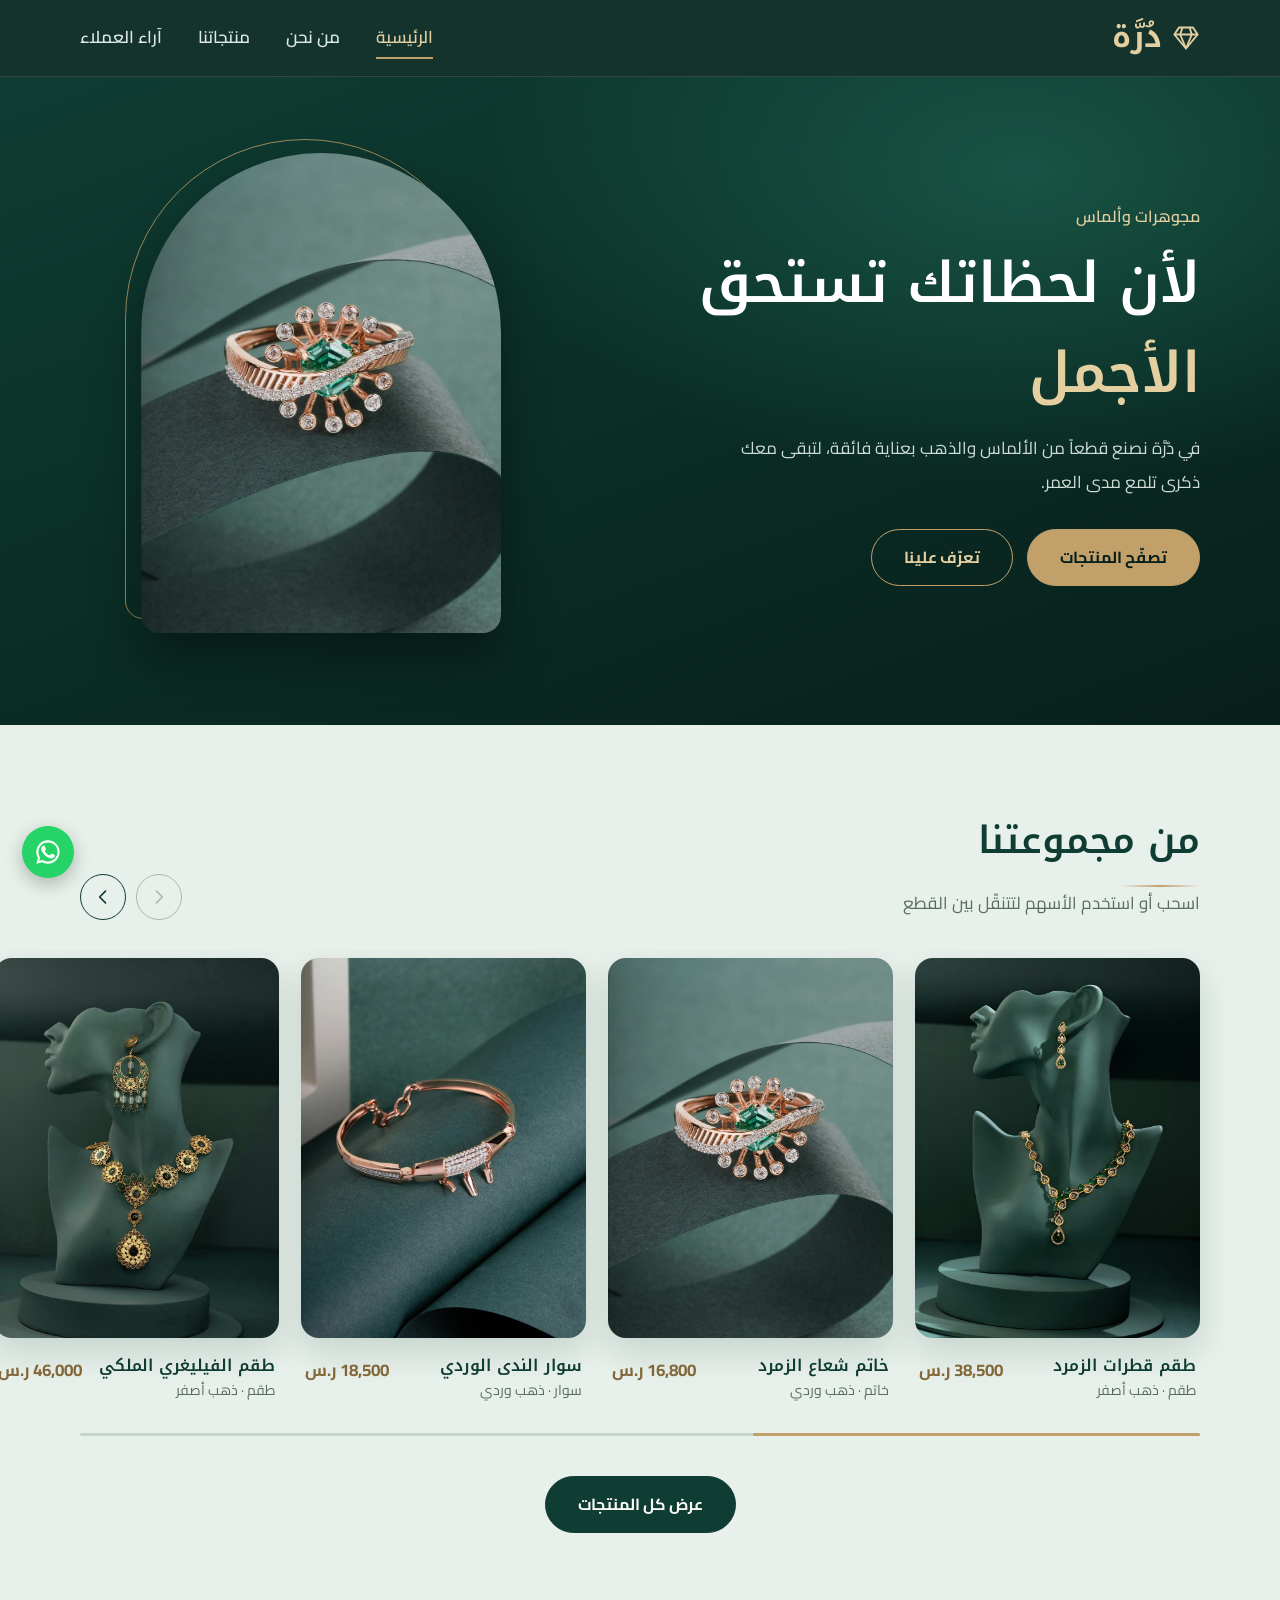
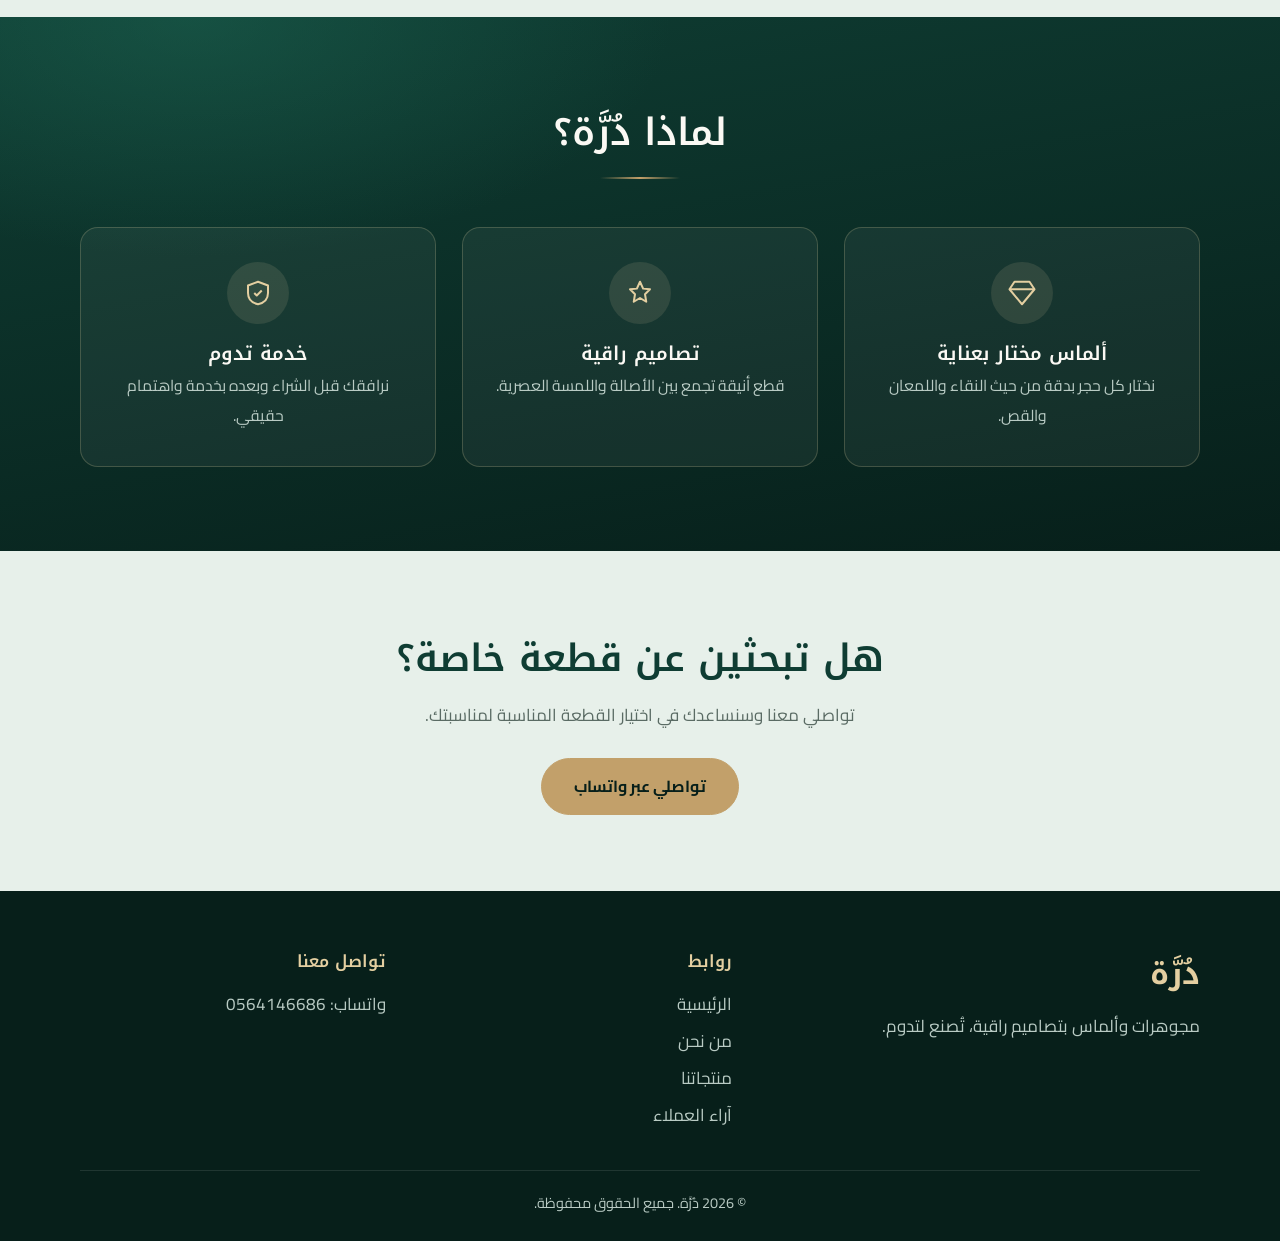
<file: index.html>
<!DOCTYPE html>
<html lang="ar" dir="rtl">
<head>
  <meta charset="UTF-8">
  <meta name="viewport" content="width=device-width, initial-scale=1">
  <title>دُرَّة | مجوهرات وألماس</title>
  <meta name="description" content="دُرَّة للمجوهرات والألماس: تصاميم راقية تليق بأجمل لحظاتك.">
  <link rel="preconnect" href="https://fonts.googleapis.com">
  <link rel="preconnect" href="https://fonts.gstatic.com" crossorigin>
  <link href="https://fonts.googleapis.com/css2?family=Cairo:wght@400;500;600;700&family=Noto+Kufi+Arabic:wght@500;600;700&display=swap" rel="stylesheet">
  <link rel="stylesheet" href="style.css">
</head>
<body>

<header class="site-header">
  <div class="container nav-wrap">
    <a href="index.html" class="logo">
      <svg viewBox="0 0 24 24" fill="none" stroke="#E4CFA1" stroke-width="1.6" stroke-linejoin="round"><path d="M6 3h12l4 6-10 12L2 9z"/><path d="M2 9h20M9 3l-2 6 5 12 5-12-2-6"/></svg>
      دُرَّة
    </a>
    <nav>
      <ul class="nav-links">
        <li><a href="index.html" class="active">الرئيسية</a></li>
        <li><a href="about.html">من نحن</a></li>
        <li><a href="products.html">منتجاتنا</a></li>
        <li><a href="reviews.html">آراء العملاء</a></li>
      </ul>
    </nav>
    <button class="menu-btn" aria-label="القائمة"><span></span><span></span><span></span></button>
  </div>
</header>

<section class="hero">
  <div class="container hero-grid">
    <div>
      <small>مجوهرات وألماس</small>
      <h1>لأن لحظاتك تستحق <em>الأجمل</em></h1>
      <p>في دُرَّة نصنع قطعاً من الألماس والذهب بعناية فائقة، لتبقى معك ذكرى تلمع مدى العمر.</p>
      <div class="hero-actions">
        <a href="products.html" class="btn btn-gold">تصفّح المنتجات</a>
        <a href="about.html" class="btn btn-outline">تعرّف علينا</a>
      </div>
    </div>
    <div class="hero-frame">
      <img src="images/ring-emerald.jpg" alt="خاتم ذهب وردي بحجر زمردي">
    </div>
  </div>
</section>

<section class="section light showcase">
  <div class="container showcase-head">
    <div>
      <h2>من مجموعتنا</h2>
      <div class="divider" style="margin-inline:0"></div>
      <p>اسحب أو استخدم الأسهم لتتنقّل بين القطع</p>
    </div>
    <div class="car-nav">
      <button class="car-btn car-prev" aria-label="السابق"><svg viewBox="0 0 24 24" fill="none" stroke="currentColor" stroke-width="2" stroke-linecap="round" stroke-linejoin="round"><path d="M9 5l7 7-7 7"/></svg></button>
      <button class="car-btn car-next" aria-label="التالي"><svg viewBox="0 0 24 24" fill="none" stroke="currentColor" stroke-width="2" stroke-linecap="round" stroke-linejoin="round"><path d="M15 5l-7 7 7 7"/></svg></button>
    </div>
  </div>
  <div class="car-track" id="carousel" tabindex="0" aria-label="قطع المجوهرات"></div>
  <div class="container"><div class="car-progress"><span></span></div></div>
  <div class="center">
    <a href="products.html" class="btn btn-dark">عرض كل المنتجات</a>
  </div>
</section>

<section class="section dark">
  <div class="container">
    <div class="section-head reveal">
      <h2>لماذا دُرَّة؟</h2>
      <div class="divider"></div>
    </div>
    <div class="features">
      <div class="feature reveal">
        <div class="icon"><svg viewBox="0 0 24 24" fill="none" stroke="currentColor" stroke-width="1.6" stroke-linejoin="round"><path d="M6 3h12l4 6-10 12L2 9z"/><path d="M2 9h20"/></svg></div>
        <h3>ألماس مختار بعناية</h3>
        <p>نختار كل حجر بدقة من حيث النقاء واللمعان والقص.</p>
      </div>
      <div class="feature reveal">
        <div class="icon"><svg viewBox="0 0 24 24" fill="none" stroke="currentColor" stroke-width="1.6" stroke-linejoin="round"><path d="M12 3l2.5 5.5L20 9l-4 4 1 6-5-3-5 3 1-6-4-4 5.5-.5z"/></svg></div>
        <h3>تصاميم راقية</h3>
        <p>قطع أنيقة تجمع بين الأصالة واللمسة العصرية.</p>
      </div>
      <div class="feature reveal">
        <div class="icon"><svg viewBox="0 0 24 24" fill="none" stroke="currentColor" stroke-width="1.6" stroke-linejoin="round"><path d="M12 3l8 3v6c0 5-3.5 8-8 9-4.5-1-8-4-8-9V6z"/><path d="M9 12l2 2 4-4"/></svg></div>
        <h3>خدمة تدوم</h3>
        <p>نرافقك قبل الشراء وبعده بخدمة واهتمام حقيقي.</p>
      </div>
    </div>
  </div>
</section>

<section class="cta">
  <div class="container reveal">
    <h2>هل تبحثين عن قطعة خاصة؟</h2>
    <p>تواصلي معنا وسنساعدك في اختيار القطعة المناسبة لمناسبتك.</p>
    <a href="#" class="btn btn-gold" data-order="أرغب بالمساعدة في اختيار قطعة">تواصلي عبر واتساب</a>
  </div>
</section>

<footer class="site-footer">
  <div class="container footer-grid">
    <div>
      <a href="index.html" class="logo">دُرَّة</a>
      <p>مجوهرات وألماس بتصاميم راقية، تُصنع لتدوم.</p>
    </div>
    <div>
      <h4>روابط</h4>
      <ul>
        <li><a href="index.html">الرئيسية</a></li>
        <li><a href="about.html">من نحن</a></li>
        <li><a href="products.html">منتجاتنا</a></li>
        <li><a href="reviews.html">آراء العملاء</a></li>
      </ul>
    </div>
    <div>
      <h4>تواصل معنا</h4>
      <ul>
        <li><a href="https://wa.me/966564146686" target="_blank" rel="noopener">واتساب: 0564146686</a></li>
      </ul>
    </div>
  </div>
  <div class="container copy">© <span id="year">2026</span> دُرَّة. جميع الحقوق محفوظة.</div>
</footer>

<a class="wa-float" href="https://wa.me/966564146686" target="_blank" rel="noopener" aria-label="تواصل عبر واتساب">
  <svg viewBox="0 0 24 24" fill="currentColor"><path d="M17.5 14.4c-.3-.1-1.7-.8-2-.9-.3-.1-.5-.1-.7.1-.2.3-.8.9-.9 1.1-.2.2-.3.2-.6.1-.3-.1-1.2-.4-2.3-1.4-.9-.8-1.4-1.7-1.6-2-.2-.3 0-.4.1-.6l.4-.5c.1-.2.2-.3.3-.5.1-.2 0-.4 0-.5-.1-.1-.7-1.6-.9-2.2-.2-.6-.5-.5-.7-.5h-.6c-.2 0-.5.1-.8.4-.3.3-1 1-1 2.4s1 2.8 1.2 3c.1.2 2 3.1 4.9 4.3.7.3 1.2.5 1.6.6.7.2 1.3.2 1.8.1.5-.1 1.7-.7 1.9-1.4.2-.7.2-1.2.2-1.4-.1-.1-.3-.2-.6-.3zM12 2a10 10 0 00-8.6 15.1L2 22l5-1.3A10 10 0 1012 2zm0 18.2c-1.5 0-3-.4-4.2-1.2l-.3-.2-3 .8.8-2.9-.2-.3A8.2 8.2 0 1112 20.2z"/></svg>
</a>

<script src="products.js"></script>
<script src="script.js"></script>
</body>
</html>
</file>
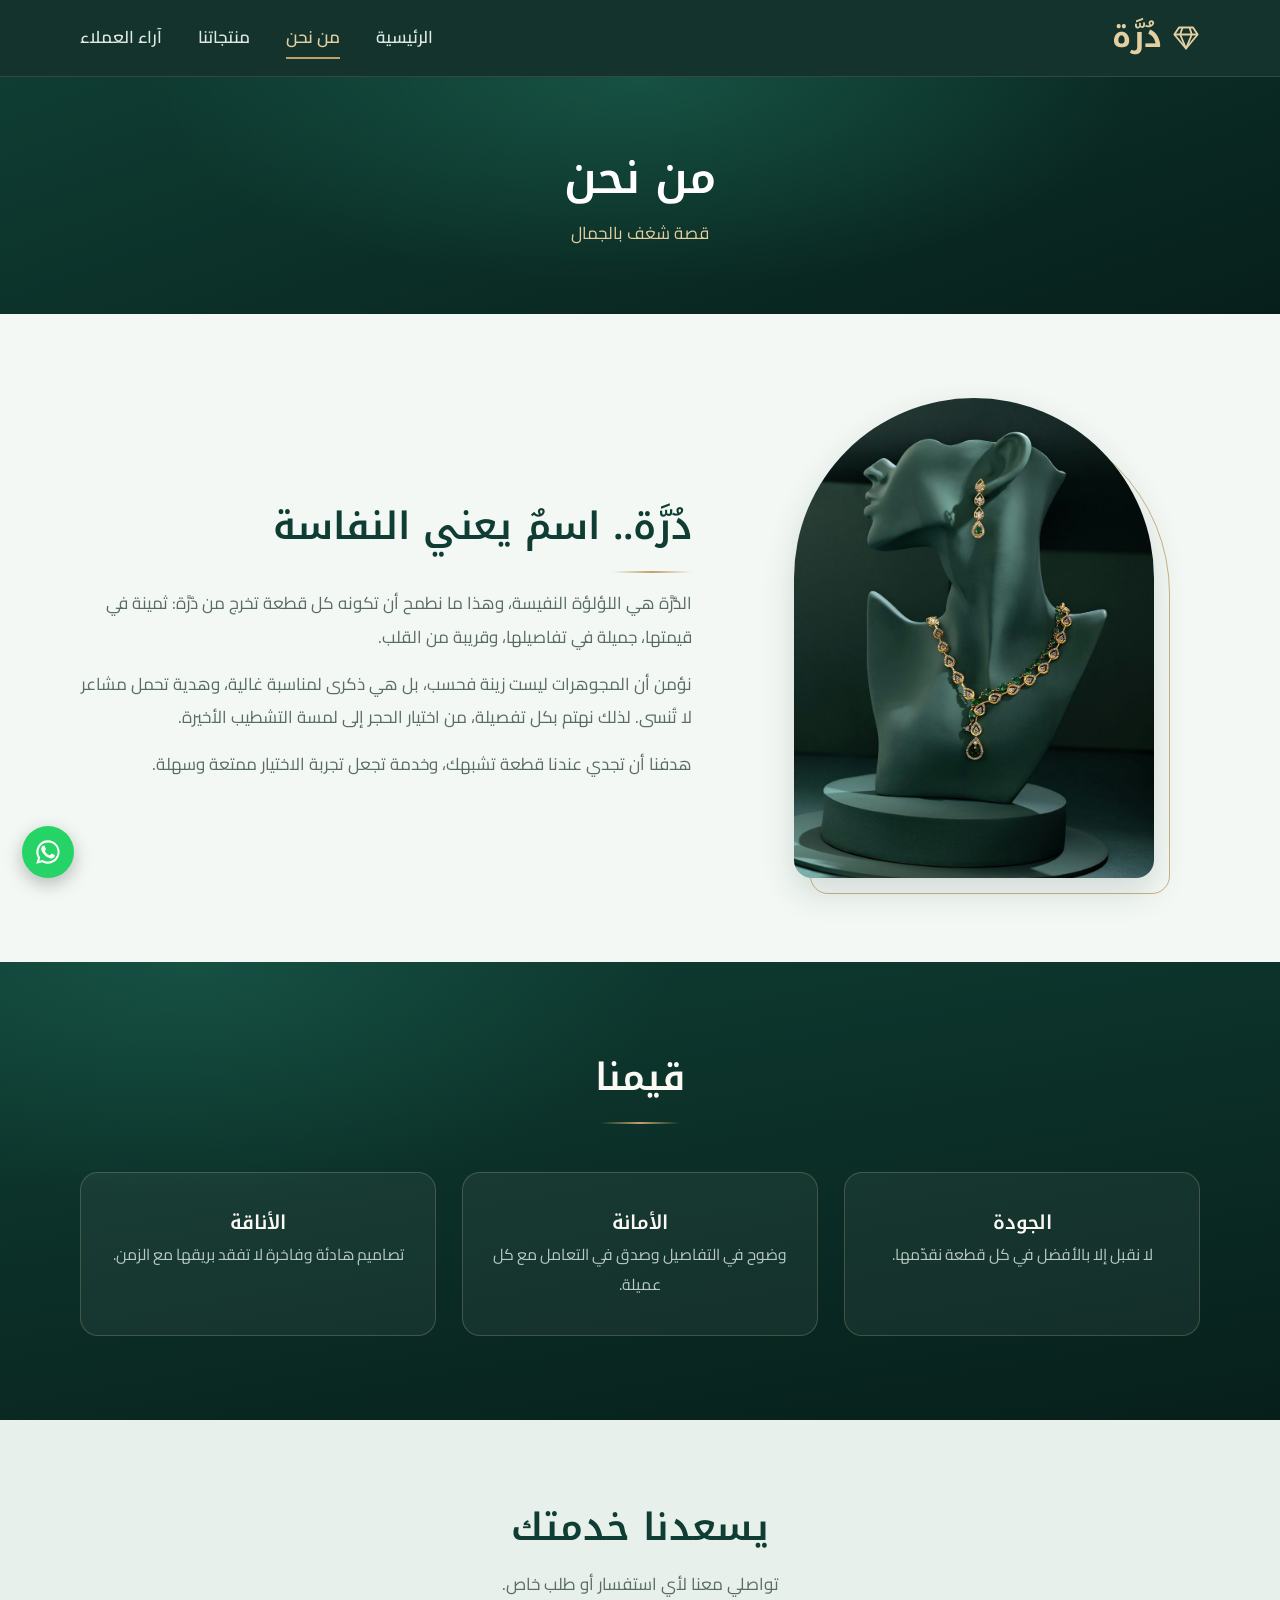
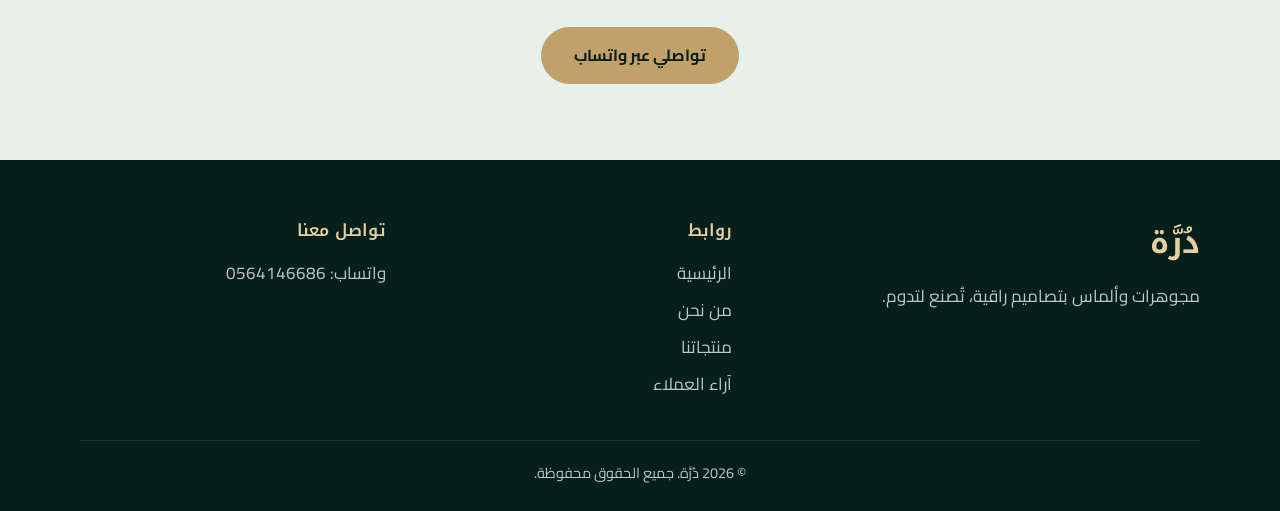
<file: about.html>
<!DOCTYPE html>
<html lang="ar" dir="rtl">
<head>
  <meta charset="UTF-8">
  <meta name="viewport" content="width=device-width, initial-scale=1">
  <title>من نحن | دُرَّة</title>
  <meta name="description" content="تعرّف على دُرَّة، قصتنا وقيمنا في عالم المجوهرات والألماس.">
  <link rel="preconnect" href="https://fonts.googleapis.com">
  <link rel="preconnect" href="https://fonts.gstatic.com" crossorigin>
  <link href="https://fonts.googleapis.com/css2?family=Cairo:wght@400;500;600;700&family=Noto+Kufi+Arabic:wght@500;600;700&display=swap" rel="stylesheet">
  <link rel="stylesheet" href="style.css">
</head>
<body>

<header class="site-header">
  <div class="container nav-wrap">
    <a href="index.html" class="logo">
      <svg viewBox="0 0 24 24" fill="none" stroke="#E4CFA1" stroke-width="1.6" stroke-linejoin="round"><path d="M6 3h12l4 6-10 12L2 9z"/><path d="M2 9h20M9 3l-2 6 5 12 5-12-2-6"/></svg>
      دُرَّة
    </a>
    <nav>
      <ul class="nav-links">
        <li><a href="index.html">الرئيسية</a></li>
        <li><a href="about.html" class="active">من نحن</a></li>
        <li><a href="products.html">منتجاتنا</a></li>
        <li><a href="reviews.html">آراء العملاء</a></li>
      </ul>
    </nav>
    <button class="menu-btn" aria-label="القائمة"><span></span><span></span><span></span></button>
  </div>
</header>

<section class="page-hero">
  <div class="container">
    <h1>من نحن</h1>
    <p>قصة شغف بالجمال</p>
  </div>
</section>

<section class="section">
  <div class="container">
    <div class="about-grid">
      <div class="about-frame reveal">
        <img src="images/set-emerald.jpg" alt="طقم مجوهرات بأحجار خضراء" loading="lazy">
      </div>
      <div class="about-text reveal">
        <h2>دُرَّة.. اسمٌ يعني النفاسة</h2>
        <div class="divider" style="margin-inline:0"></div>
        <p>الدُّرَّة هي اللؤلؤة النفيسة، وهذا ما نطمح أن تكونه كل قطعة تخرج من دُرَّة: ثمينة في قيمتها، جميلة في تفاصيلها، وقريبة من القلب.</p>
        <p>نؤمن أن المجوهرات ليست زينة فحسب، بل هي ذكرى لمناسبة غالية، وهدية تحمل مشاعر لا تُنسى. لذلك نهتم بكل تفصيلة، من اختيار الحجر إلى لمسة التشطيب الأخيرة.</p>
        <p>هدفنا أن تجدي عندنا قطعة تشبهك، وخدمة تجعل تجربة الاختيار ممتعة وسهلة.</p>
      </div>
    </div>
  </div>
</section>

<section class="section dark">
  <div class="container">
    <div class="section-head reveal">
      <h2>قيمنا</h2>
      <div class="divider"></div>
    </div>
    <div class="features">
      <div class="feature reveal">
        <h3>الجودة</h3>
        <p>لا نقبل إلا بالأفضل في كل قطعة نقدّمها.</p>
      </div>
      <div class="feature reveal">
        <h3>الأمانة</h3>
        <p>وضوح في التفاصيل وصدق في التعامل مع كل عميلة.</p>
      </div>
      <div class="feature reveal">
        <h3>الأناقة</h3>
        <p>تصاميم هادئة وفاخرة لا تفقد بريقها مع الزمن.</p>
      </div>
    </div>
  </div>
</section>

<section class="cta">
  <div class="container reveal">
    <h2>يسعدنا خدمتك</h2>
    <p>تواصلي معنا لأي استفسار أو طلب خاص.</p>
    <a href="#" class="btn btn-gold" data-order="لدي استفسار">تواصلي عبر واتساب</a>
  </div>
</section>

<footer class="site-footer">
  <div class="container footer-grid">
    <div>
      <a href="index.html" class="logo">دُرَّة</a>
      <p>مجوهرات وألماس بتصاميم راقية، تُصنع لتدوم.</p>
    </div>
    <div>
      <h4>روابط</h4>
      <ul>
        <li><a href="index.html">الرئيسية</a></li>
        <li><a href="about.html">من نحن</a></li>
        <li><a href="products.html">منتجاتنا</a></li>
        <li><a href="reviews.html">آراء العملاء</a></li>
      </ul>
    </div>
    <div>
      <h4>تواصل معنا</h4>
      <ul>
        <li><a href="https://wa.me/966564146686" target="_blank" rel="noopener">واتساب: 0564146686</a></li>
      </ul>
    </div>
  </div>
  <div class="container copy">© <span id="year">2026</span> دُرَّة. جميع الحقوق محفوظة.</div>
</footer>

<a class="wa-float" href="https://wa.me/966564146686" target="_blank" rel="noopener" aria-label="تواصل عبر واتساب">
  <svg viewBox="0 0 24 24" fill="currentColor"><path d="M17.5 14.4c-.3-.1-1.7-.8-2-.9-.3-.1-.5-.1-.7.1-.2.3-.8.9-.9 1.1-.2.2-.3.2-.6.1-.3-.1-1.2-.4-2.3-1.4-.9-.8-1.4-1.7-1.6-2-.2-.3 0-.4.1-.6l.4-.5c.1-.2.2-.3.3-.5.1-.2 0-.4 0-.5-.1-.1-.7-1.6-.9-2.2-.2-.6-.5-.5-.7-.5h-.6c-.2 0-.5.1-.8.4-.3.3-1 1-1 2.4s1 2.8 1.2 3c.1.2 2 3.1 4.9 4.3.7.3 1.2.5 1.6.6.7.2 1.3.2 1.8.1.5-.1 1.7-.7 1.9-1.4.2-.7.2-1.2.2-1.4-.1-.1-.3-.2-.6-.3zM12 2a10 10 0 00-8.6 15.1L2 22l5-1.3A10 10 0 1012 2zm0 18.2c-1.5 0-3-.4-4.2-1.2l-.3-.2-3 .8.8-2.9-.2-.3A8.2 8.2 0 1112 20.2z"/></svg>
</a>

<script src="script.js"></script>
</body>
</html>
</file>
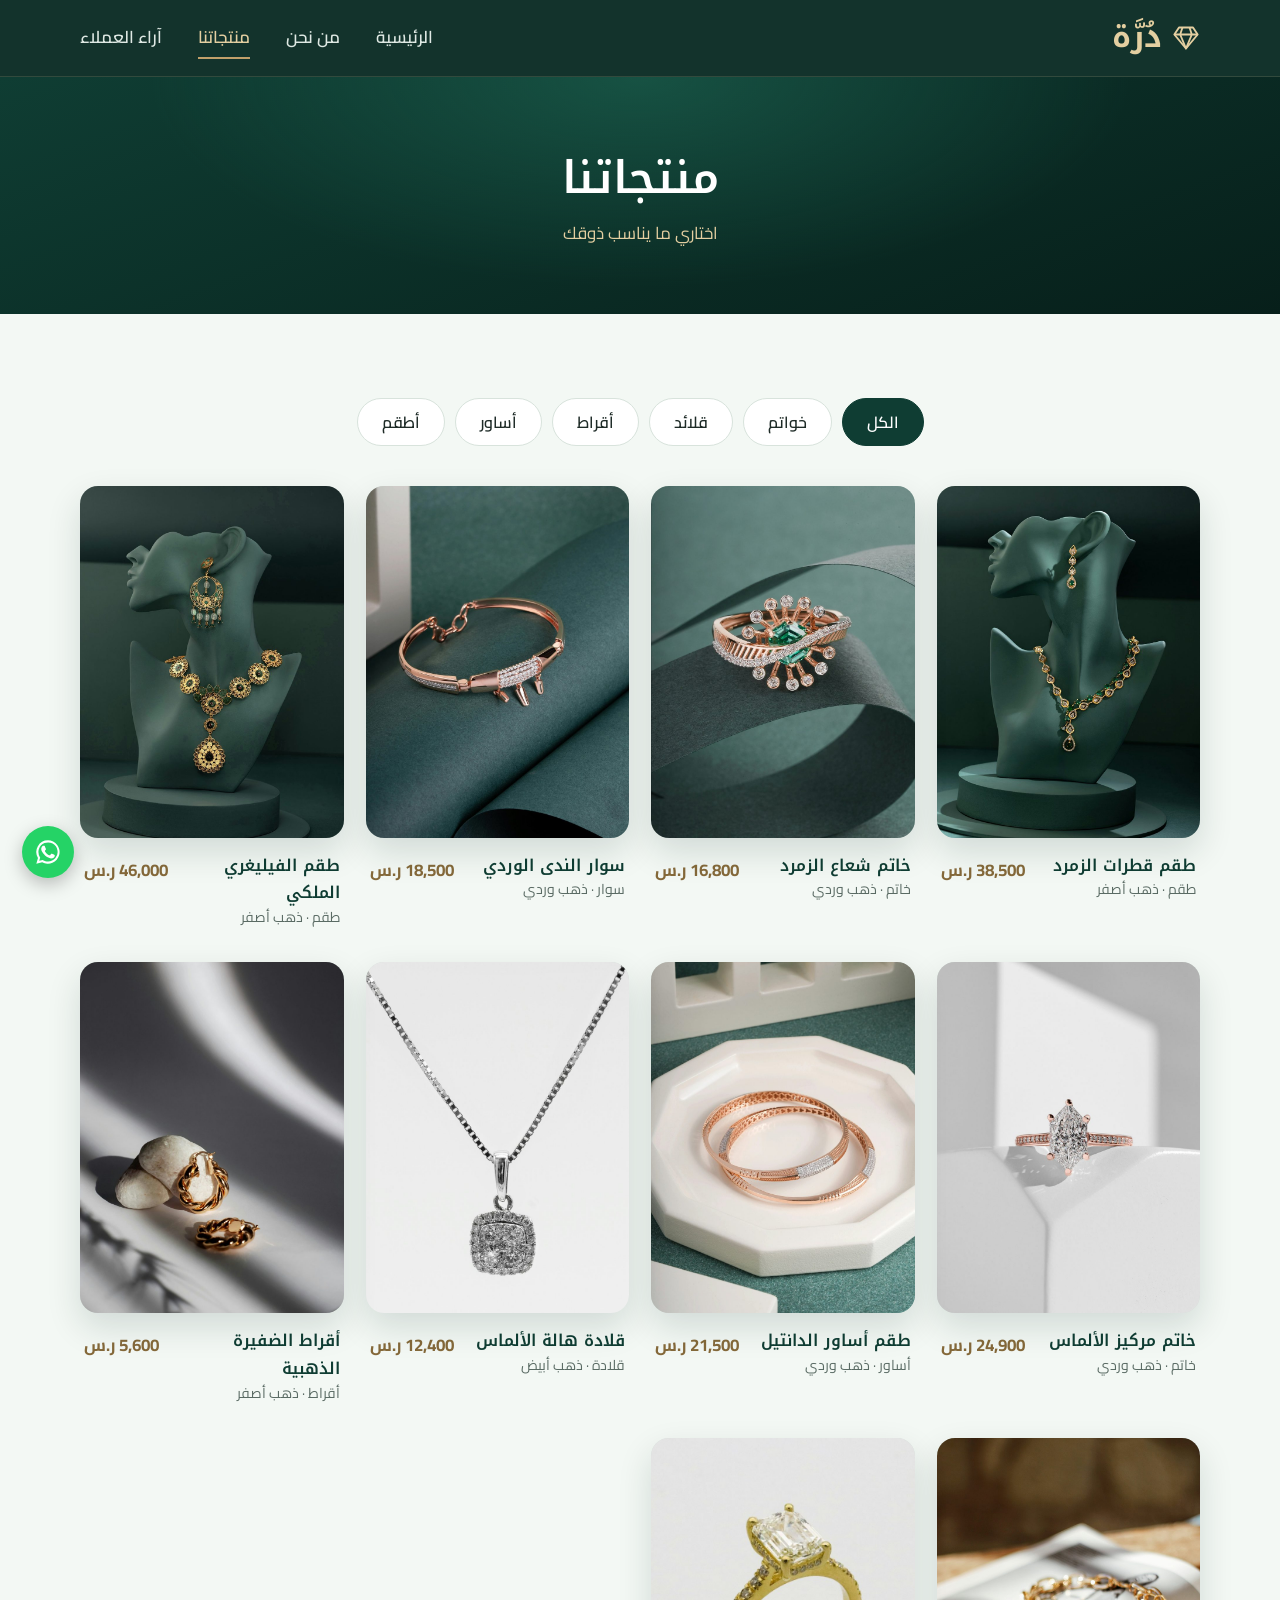
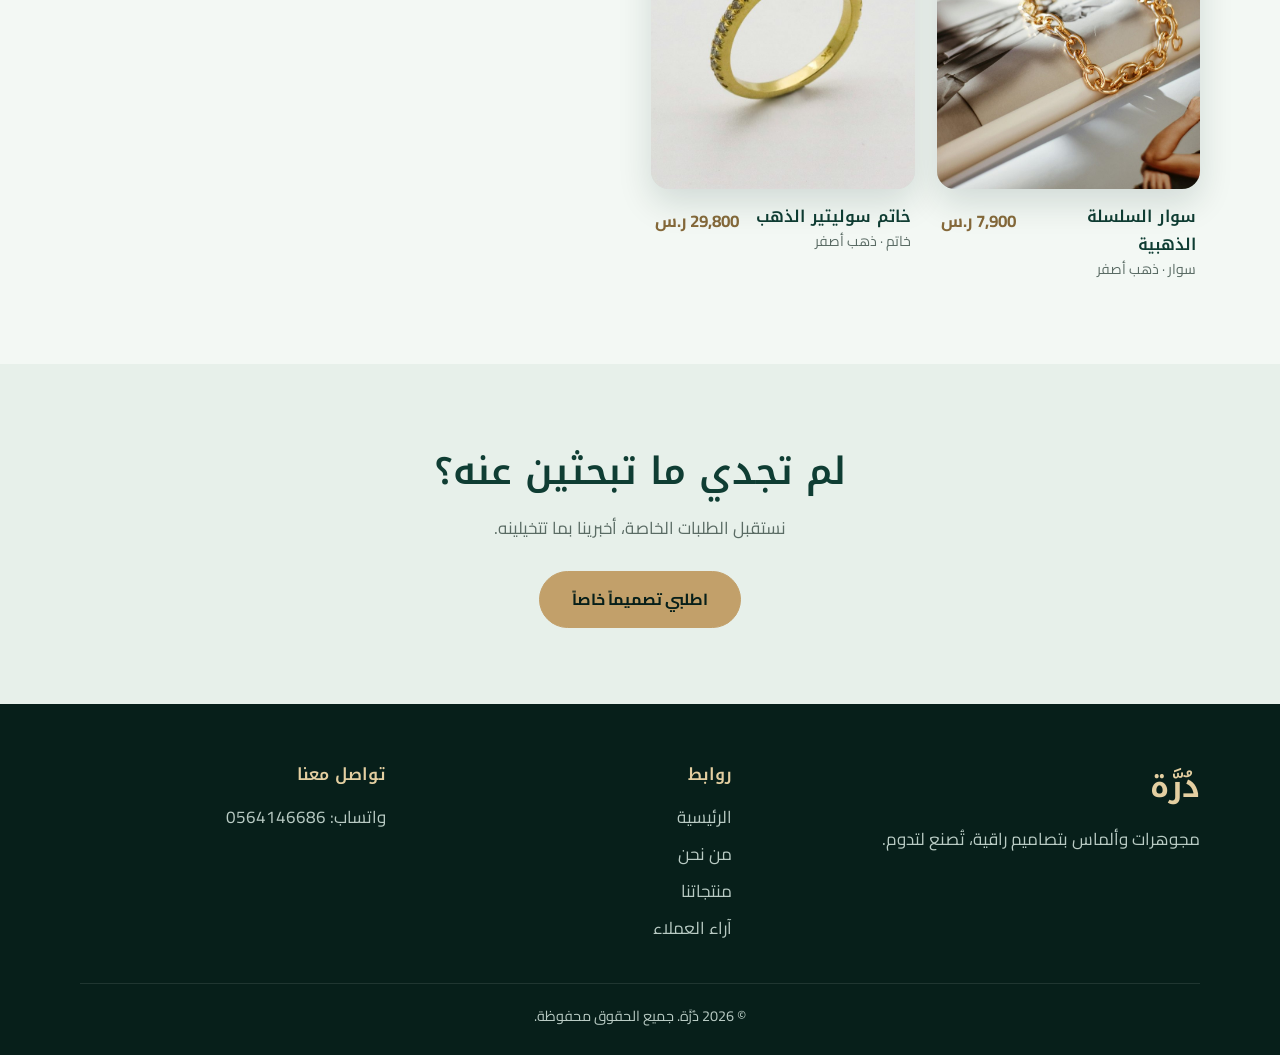
<file: products.html>
<!DOCTYPE html>
<html lang="ar" dir="rtl">
<head>
  <meta charset="UTF-8">
  <meta name="viewport" content="width=device-width, initial-scale=1">
  <title>منتجاتنا | دُرَّة</title>
  <meta name="description" content="خواتم وقلائد وأقراط وأساور وأطقم من الألماس والذهب من دُرَّة.">
  <link rel="preconnect" href="https://fonts.googleapis.com">
  <link rel="preconnect" href="https://fonts.gstatic.com" crossorigin>
  <link href="https://fonts.googleapis.com/css2?family=Cairo:wght@400;500;600;700&family=Noto+Kufi+Arabic:wght@500;600;700&display=swap" rel="stylesheet">
  <link rel="stylesheet" href="style.css">
</head>
<body>

<header class="site-header">
  <div class="container nav-wrap">
    <a href="index.html" class="logo">
      <svg viewBox="0 0 24 24" fill="none" stroke="#E4CFA1" stroke-width="1.6" stroke-linejoin="round"><path d="M6 3h12l4 6-10 12L2 9z"/><path d="M2 9h20M9 3l-2 6 5 12 5-12-2-6"/></svg>
      دُرَّة
    </a>
    <nav>
      <ul class="nav-links">
        <li><a href="index.html">الرئيسية</a></li>
        <li><a href="about.html">من نحن</a></li>
        <li><a href="products.html" class="active">منتجاتنا</a></li>
        <li><a href="reviews.html">آراء العملاء</a></li>
      </ul>
    </nav>
    <button class="menu-btn" aria-label="القائمة"><span></span><span></span><span></span></button>
  </div>
</header>

<section class="page-hero">
  <div class="container">
    <h1>منتجاتنا</h1>
    <p>اختاري ما يناسب ذوقك</p>
  </div>
</section>

<section class="section">
  <div class="container">
    <div class="filters">
      <button class="filter-btn active" data-filter="all">الكل</button>
      <button class="filter-btn" data-filter="rings">خواتم</button>
      <button class="filter-btn" data-filter="necklaces">قلائد</button>
      <button class="filter-btn" data-filter="earrings">أقراط</button>
      <button class="filter-btn" data-filter="bracelets">أساور</button>
      <button class="filter-btn" data-filter="sets">أطقم</button>
    </div>
    <div class="grid" id="productGrid"></div>
  </div>
</section>

<section class="cta">
  <div class="container reveal">
    <h2>لم تجدي ما تبحثين عنه؟</h2>
    <p>نستقبل الطلبات الخاصة، أخبرينا بما تتخيلينه.</p>
    <a href="#" class="btn btn-gold" data-order="أرغب بطلب تصميم خاص">اطلبي تصميماً خاصاً</a>
  </div>
</section>

<footer class="site-footer">
  <div class="container footer-grid">
    <div>
      <a href="index.html" class="logo">دُرَّة</a>
      <p>مجوهرات وألماس بتصاميم راقية، تُصنع لتدوم.</p>
    </div>
    <div>
      <h4>روابط</h4>
      <ul>
        <li><a href="index.html">الرئيسية</a></li>
        <li><a href="about.html">من نحن</a></li>
        <li><a href="products.html">منتجاتنا</a></li>
        <li><a href="reviews.html">آراء العملاء</a></li>
      </ul>
    </div>
    <div>
      <h4>تواصل معنا</h4>
      <ul>
        <li><a href="https://wa.me/966564146686" target="_blank" rel="noopener">واتساب: 0564146686</a></li>
      </ul>
    </div>
  </div>
  <div class="container copy">© <span id="year">2026</span> دُرَّة. جميع الحقوق محفوظة.</div>
</footer>

<a class="wa-float" href="https://wa.me/966564146686" target="_blank" rel="noopener" aria-label="تواصل عبر واتساب">
  <svg viewBox="0 0 24 24" fill="currentColor"><path d="M17.5 14.4c-.3-.1-1.7-.8-2-.9-.3-.1-.5-.1-.7.1-.2.3-.8.9-.9 1.1-.2.2-.3.2-.6.1-.3-.1-1.2-.4-2.3-1.4-.9-.8-1.4-1.7-1.6-2-.2-.3 0-.4.1-.6l.4-.5c.1-.2.2-.3.3-.5.1-.2 0-.4 0-.5-.1-.1-.7-1.6-.9-2.2-.2-.6-.5-.5-.7-.5h-.6c-.2 0-.5.1-.8.4-.3.3-1 1-1 2.4s1 2.8 1.2 3c.1.2 2 3.1 4.9 4.3.7.3 1.2.5 1.6.6.7.2 1.3.2 1.8.1.5-.1 1.7-.7 1.9-1.4.2-.7.2-1.2.2-1.4-.1-.1-.3-.2-.6-.3zM12 2a10 10 0 00-8.6 15.1L2 22l5-1.3A10 10 0 1012 2zm0 18.2c-1.5 0-3-.4-4.2-1.2l-.3-.2-3 .8.8-2.9-.2-.3A8.2 8.2 0 1112 20.2z"/></svg>
</a>

<script src="products.js"></script>
<script src="script.js"></script>
</body>
</html>
</file>
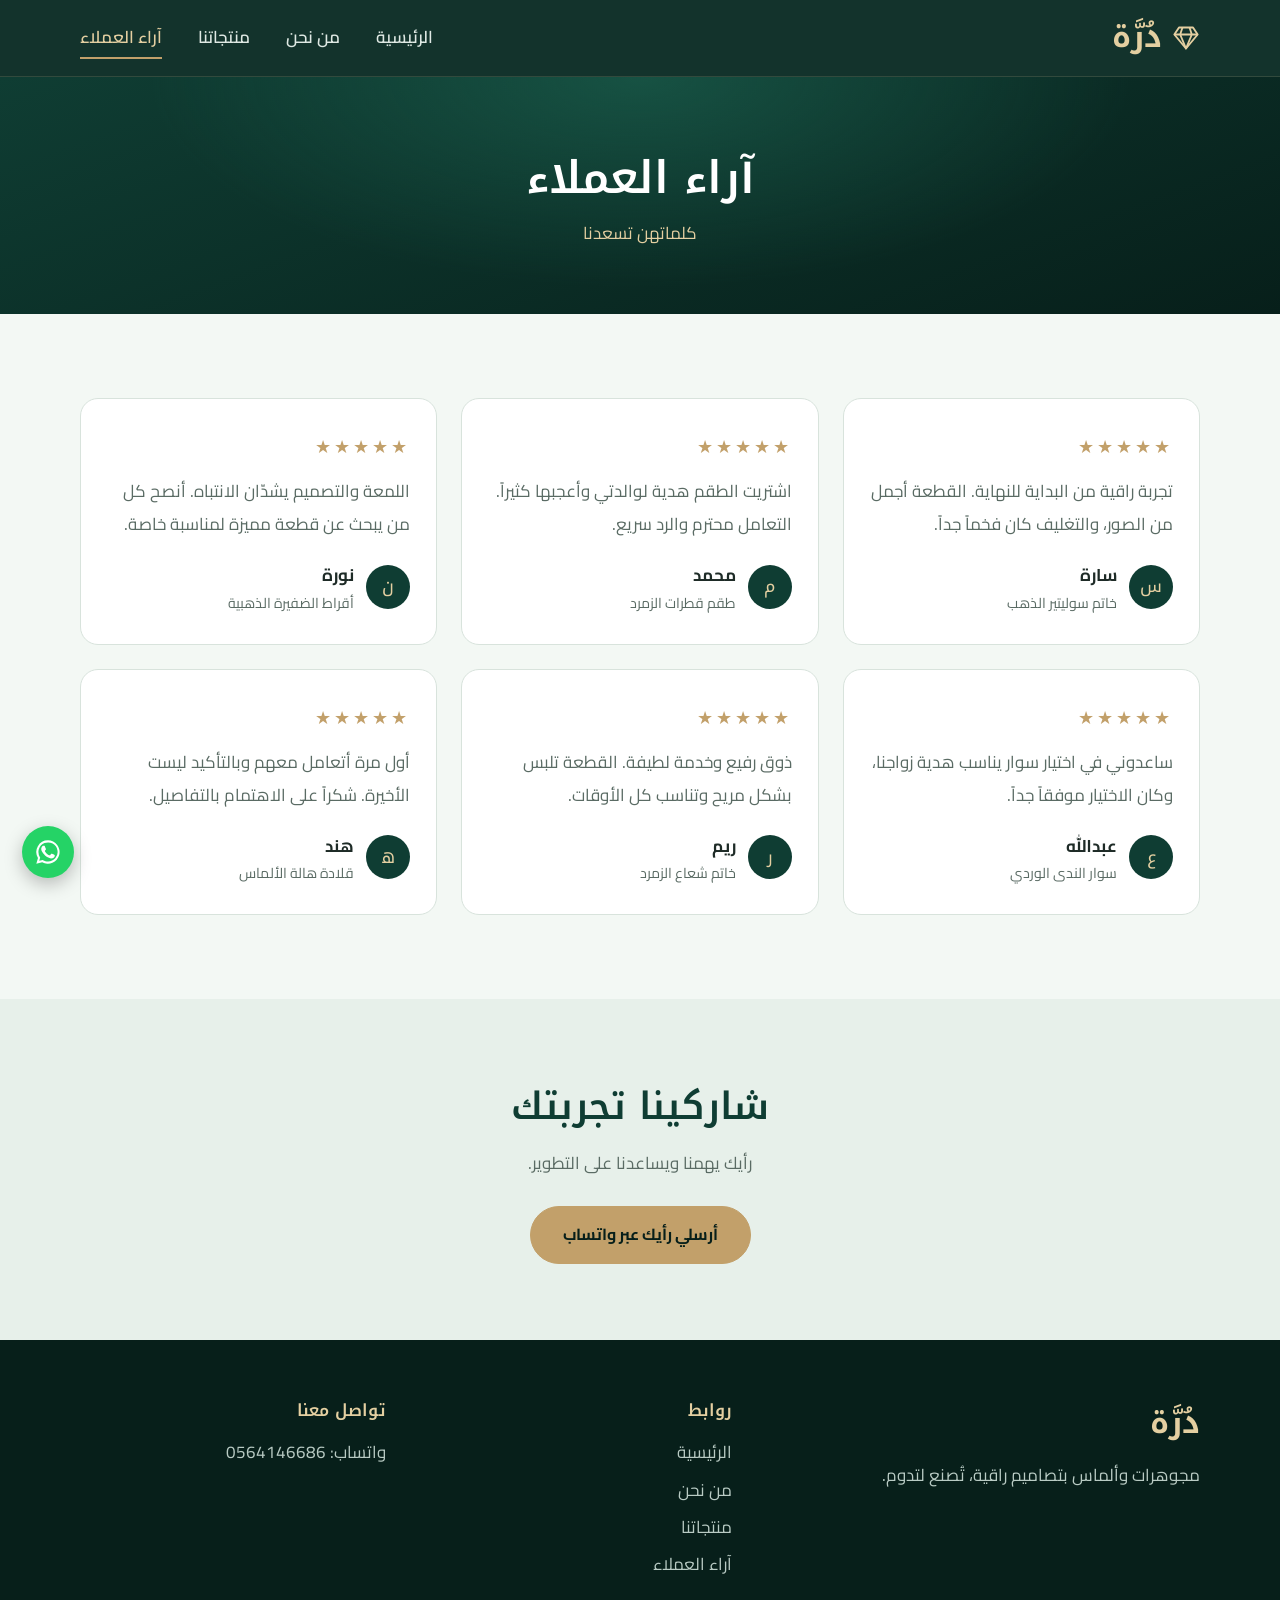
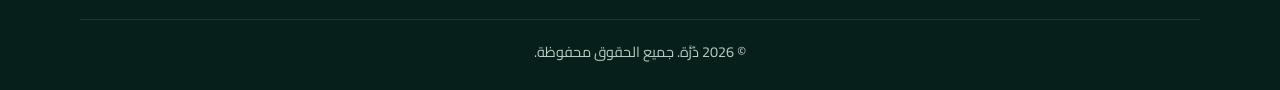
<file: reviews.html>
<!DOCTYPE html>
<html lang="ar" dir="rtl">
<head>
  <meta charset="UTF-8">
  <meta name="viewport" content="width=device-width, initial-scale=1">
  <title>آراء العملاء | دُرَّة</title>
  <meta name="description" content="ماذا تقول عميلاتنا عن تجربتهن مع دُرَّة.">
  <link rel="preconnect" href="https://fonts.googleapis.com">
  <link rel="preconnect" href="https://fonts.gstatic.com" crossorigin>
  <link href="https://fonts.googleapis.com/css2?family=Cairo:wght@400;500;600;700&family=Noto+Kufi+Arabic:wght@500;600;700&display=swap" rel="stylesheet">
  <link rel="stylesheet" href="style.css">
</head>
<body>

<header class="site-header">
  <div class="container nav-wrap">
    <a href="index.html" class="logo">
      <svg viewBox="0 0 24 24" fill="none" stroke="#E4CFA1" stroke-width="1.6" stroke-linejoin="round"><path d="M6 3h12l4 6-10 12L2 9z"/><path d="M2 9h20M9 3l-2 6 5 12 5-12-2-6"/></svg>
      دُرَّة
    </a>
    <nav>
      <ul class="nav-links">
        <li><a href="index.html">الرئيسية</a></li>
        <li><a href="about.html">من نحن</a></li>
        <li><a href="products.html">منتجاتنا</a></li>
        <li><a href="reviews.html" class="active">آراء العملاء</a></li>
      </ul>
    </nav>
    <button class="menu-btn" aria-label="القائمة"><span></span><span></span><span></span></button>
  </div>
</header>

<section class="page-hero">
  <div class="container">
    <h1>آراء العملاء</h1>
    <p>كلماتهن تسعدنا</p>
  </div>
</section>

<section class="section">
  <div class="container">
    <div class="reviews">

      <!-- استبدل هذه الآراء التجريبية بآراء عملائك الحقيقية -->
      <article class="review reveal">
        <div class="stars">★★★★★</div>
        <p>تجربة راقية من البداية للنهاية. القطعة أجمل من الصور، والتغليف كان فخماً جداً.</p>
        <div class="who">
          <div class="avatar">س</div>
          <div><strong>سارة</strong><small>خاتم سوليتير الذهب</small></div>
        </div>
      </article>

      <article class="review reveal">
        <div class="stars">★★★★★</div>
        <p>اشتريت الطقم هدية لوالدتي وأعجبها كثيراً. التعامل محترم والرد سريع.</p>
        <div class="who">
          <div class="avatar">م</div>
          <div><strong>محمد</strong><small>طقم قطرات الزمرد</small></div>
        </div>
      </article>

      <article class="review reveal">
        <div class="stars">★★★★★</div>
        <p>اللمعة والتصميم يشدّان الانتباه. أنصح كل من يبحث عن قطعة مميزة لمناسبة خاصة.</p>
        <div class="who">
          <div class="avatar">ن</div>
          <div><strong>نورة</strong><small>أقراط الضفيرة الذهبية</small></div>
        </div>
      </article>

      <article class="review reveal">
        <div class="stars">★★★★★</div>
        <p>ساعدوني في اختيار سوار يناسب هدية زواجنا، وكان الاختيار موفقاً جداً.</p>
        <div class="who">
          <div class="avatar">ع</div>
          <div><strong>عبدالله</strong><small>سوار الندى الوردي</small></div>
        </div>
      </article>

      <article class="review reveal">
        <div class="stars">★★★★★</div>
        <p>ذوق رفيع وخدمة لطيفة. القطعة تلبس بشكل مريح وتناسب كل الأوقات.</p>
        <div class="who">
          <div class="avatar">ر</div>
          <div><strong>ريم</strong><small>خاتم شعاع الزمرد</small></div>
        </div>
      </article>

      <article class="review reveal">
        <div class="stars">★★★★★</div>
        <p>أول مرة أتعامل معهم وبالتأكيد ليست الأخيرة. شكراً على الاهتمام بالتفاصيل.</p>
        <div class="who">
          <div class="avatar">ه</div>
          <div><strong>هند</strong><small>قلادة هالة الألماس</small></div>
        </div>
      </article>

    </div>
  </div>
</section>

<section class="cta">
  <div class="container reveal">
    <h2>شاركينا تجربتك</h2>
    <p>رأيك يهمنا ويساعدنا على التطوير.</p>
    <a href="#" class="btn btn-gold" data-order="أرغب بمشاركة رأيي في تجربتي مع دُرَّة">أرسلي رأيك عبر واتساب</a>
  </div>
</section>

<footer class="site-footer">
  <div class="container footer-grid">
    <div>
      <a href="index.html" class="logo">دُرَّة</a>
      <p>مجوهرات وألماس بتصاميم راقية، تُصنع لتدوم.</p>
    </div>
    <div>
      <h4>روابط</h4>
      <ul>
        <li><a href="index.html">الرئيسية</a></li>
        <li><a href="about.html">من نحن</a></li>
        <li><a href="products.html">منتجاتنا</a></li>
        <li><a href="reviews.html">آراء العملاء</a></li>
      </ul>
    </div>
    <div>
      <h4>تواصل معنا</h4>
      <ul>
        <li><a href="https://wa.me/966564146686" target="_blank" rel="noopener">واتساب: 0564146686</a></li>
      </ul>
    </div>
  </div>
  <div class="container copy">© <span id="year">2026</span> دُرَّة. جميع الحقوق محفوظة.</div>
</footer>

<a class="wa-float" href="https://wa.me/966564146686" target="_blank" rel="noopener" aria-label="تواصل عبر واتساب">
  <svg viewBox="0 0 24 24" fill="currentColor"><path d="M17.5 14.4c-.3-.1-1.7-.8-2-.9-.3-.1-.5-.1-.7.1-.2.3-.8.9-.9 1.1-.2.2-.3.2-.6.1-.3-.1-1.2-.4-2.3-1.4-.9-.8-1.4-1.7-1.6-2-.2-.3 0-.4.1-.6l.4-.5c.1-.2.2-.3.3-.5.1-.2 0-.4 0-.5-.1-.1-.7-1.6-.9-2.2-.2-.6-.5-.5-.7-.5h-.6c-.2 0-.5.1-.8.4-.3.3-1 1-1 2.4s1 2.8 1.2 3c.1.2 2 3.1 4.9 4.3.7.3 1.2.5 1.6.6.7.2 1.3.2 1.8.1.5-.1 1.7-.7 1.9-1.4.2-.7.2-1.2.2-1.4-.1-.1-.3-.2-.6-.3zM12 2a10 10 0 00-8.6 15.1L2 22l5-1.3A10 10 0 1012 2zm0 18.2c-1.5 0-3-.4-4.2-1.2l-.3-.2-3 .8.8-2.9-.2-.3A8.2 8.2 0 1112 20.2z"/></svg>
</a>

<script src="script.js"></script>
</body>
</html>
</file>
<file: style.css>
/* ===== دُرَّة | الهوية البصرية (أخضر زمردي فخم) ===== */
:root {
  --green-950: #071F1A;
  --green-900: #0A2B24;
  --green-800: #0F3D33;
  --green-700: #175746;
  --green-600: #1F6B57;
  --sage-200: #D5E3DB;
  --sage-100: #E7F0EA;
  --sage-50: #F3F8F4;
  --ivory: #FBF9F4;
  --gold: #C2A06A;
  --gold-deep: #85693A;
  --gold-light: #E4CFA1;
  --ink: #1E2B27;
  --muted: #5A6B64;
  --line: #D8E3DC;
  --radius: 18px;
  --shadow: 0 14px 34px rgba(10, 43, 36, .14);
  --font-head: 'Noto Kufi Arabic', 'Cairo', sans-serif;
  --font-body: 'Cairo', sans-serif;
}

* { box-sizing: border-box; margin: 0; padding: 0; }
html { scroll-behavior: smooth; }
body {
  font-family: var(--font-body);
  background: var(--sage-50);
  color: var(--ink);
  line-height: 1.95;
  font-size: 17px;
}
img, svg { max-width: 100%; display: block; }
a { color: inherit; text-decoration: none; }
ul { list-style: none; }
button { font-family: inherit; }

.container { width: min(1120px, 92%); margin-inline: auto; }
.section { padding: 84px 0; }
.section.light { background: var(--sage-100); }
.section.dark {
  background: radial-gradient(800px 400px at 15% 0%, rgba(31, 107, 87, .45), transparent 60%),
              linear-gradient(170deg, var(--green-800), var(--green-950));
  color: var(--ivory);
}

h1, h2, h3 { font-family: var(--font-head); color: var(--green-800); line-height: 1.7; font-weight: 600; }
h2 { font-size: clamp(1.7rem, 3.6vw, 2.35rem); }
h3 { font-size: 1.2rem; }
.dark h2, .dark h3 { color: var(--ivory); }

.section-head { text-align: center; margin-bottom: 48px; }
.section-head p { color: var(--muted); max-width: 560px; margin: 8px auto 0; }
.dark .section-head p { color: #b9cbc4; }
.divider {
  width: 80px; height: 2px; margin: 12px auto 0;
  background: linear-gradient(90deg, transparent, var(--gold), transparent);
}

/* ===== الأزرار ===== */
.btn {
  display: inline-block;
  padding: 12px 32px;
  border-radius: 50px;
  font-family: var(--font-body);
  font-weight: 700;
  font-size: 1rem;
  cursor: pointer;
  border: 1.5px solid var(--gold);
  transition: transform .25s, background .25s, color .25s, box-shadow .25s;
}
.btn:hover { transform: translateY(-3px); box-shadow: 0 10px 22px rgba(194, 160, 106, .3); }
.btn-gold { background: var(--gold); color: var(--green-950); }
.btn-gold:hover { background: var(--gold-light); }
.btn-outline { background: transparent; color: var(--gold-light); }
.btn-outline:hover { background: var(--gold); color: var(--green-950); }
.btn-dark { background: var(--green-800); color: var(--ivory); border-color: var(--green-800); }
.btn-dark:hover { background: var(--green-900); box-shadow: 0 10px 22px rgba(10, 43, 36, .25); }

/* ===== الهيدر ===== */
.site-header {
  position: sticky; top: 0; z-index: 50;
  background: rgba(10, 43, 36, .96);
  backdrop-filter: blur(8px);
  border-bottom: 1px solid rgba(228, 207, 161, .15);
}
.nav-wrap { display: flex; align-items: center; justify-content: space-between; height: 76px; }
.logo { display: flex; align-items: center; gap: 10px; font-family: var(--font-head); font-size: 1.9rem; font-weight: 700; color: var(--gold-light); }
.logo svg { width: 28px; height: 28px; }
.nav-links { display: flex; gap: 36px; }
.nav-links a {
  position: relative; font-weight: 600; padding: 4px 0; color: #dfe9e4; transition: color .25s;
}
.nav-links a::after {
  content: ''; position: absolute; bottom: -2px; right: 0;
  width: 0; height: 2px; background: var(--gold); transition: width .3s;
}
.nav-links a:hover, .nav-links a.active { color: var(--gold-light); }
.nav-links a:hover::after, .nav-links a.active::after { width: 100%; }
.menu-btn { display: none; background: none; border: none; cursor: pointer; width: 40px; height: 40px; }
.menu-btn span { display: block; height: 2px; background: var(--gold-light); margin: 7px 8px; transition: transform .3s, opacity .3s; }
.menu-btn.open span:nth-child(1) { transform: translateY(9px) rotate(45deg); }
.menu-btn.open span:nth-child(2) { opacity: 0; }
.menu-btn.open span:nth-child(3) { transform: translateY(-9px) rotate(-45deg); }

/* ===== الواجهة الرئيسية ===== */
.hero {
  background: radial-gradient(900px 520px at 80% 15%, rgba(31, 107, 87, .6), transparent 60%),
              linear-gradient(160deg, var(--green-800), var(--green-950));
  color: var(--ivory);
  padding: 76px 0 92px;
  overflow: hidden;
}
.hero-grid { display: grid; grid-template-columns: 1.1fr .9fr; align-items: center; gap: 50px; }
.hero small { color: var(--gold-light); font-size: 1rem; font-weight: 600; }
.hero h1 { color: #fff; font-size: clamp(2.1rem, 5vw, 3.5rem); margin: 6px 0 14px; line-height: 1.6; }
.hero h1 em { color: var(--gold-light); font-style: normal; }
.hero p { color: #cfdcd6; max-width: 480px; margin-bottom: 30px; }
.hero-actions { display: flex; gap: 14px; flex-wrap: wrap; }

.hero-frame { position: relative; width: min(360px, 86%); margin-inline: auto; animation: float 6s ease-in-out infinite; }
.hero-frame::before {
  content: ''; position: absolute; inset: -14px 16px 14px -16px;
  border: 1.5px solid var(--gold); border-radius: 200px 200px 20px 20px; opacity: .8;
}
.hero-frame img {
  position: relative; width: 100%; aspect-ratio: 3 / 4; object-fit: cover;
  border-radius: 200px 200px 20px 20px; box-shadow: 0 24px 50px rgba(0, 0, 0, .4);
}
@keyframes float { 0%, 100% { transform: translateY(0); } 50% { transform: translateY(-12px); } }

.page-hero {
  background: radial-gradient(700px 300px at 50% 0%, rgba(31, 107, 87, .55), transparent 70%),
              linear-gradient(160deg, var(--green-800), var(--green-950));
  text-align: center; padding: 64px 0;
}
.page-hero h1 { color: #fff; font-size: clamp(1.9rem, 4.5vw, 2.8rem); }
.page-hero p { color: var(--gold-light); }

/* ===== المميزات ===== */
.features { display: grid; grid-template-columns: repeat(3, 1fr); gap: 26px; }
.feature {
  background: #fff; border: 1px solid var(--line); border-radius: var(--radius);
  padding: 34px 26px; text-align: center; transition: transform .3s, box-shadow .3s;
}
.feature:hover { transform: translateY(-6px); box-shadow: var(--shadow); }
.feature .icon {
  width: 62px; height: 62px; margin: 0 auto 14px; border-radius: 50%;
  display: grid; place-items: center; background: var(--sage-100); color: var(--gold-deep);
}
.feature .icon svg { width: 30px; height: 30px; }
.feature p { color: var(--muted); font-size: .98rem; }
.dark .feature { background: rgba(255, 255, 255, .05); border-color: rgba(228, 207, 161, .22); }
.dark .feature .icon { background: rgba(228, 207, 161, .12); color: var(--gold-light); }
.dark .feature p { color: #b9cbc4; }
.dark .feature:hover { box-shadow: 0 14px 34px rgba(0, 0, 0, .3); }

/* ===== بطاقة القطعة (تُستخدم في الصف الأفقي وصفحة المنتجات) ===== */
.pcard { display: block; -webkit-user-drag: none; user-select: none; }
.pcard.hide { display: none; }
.pcard-img {
  position: relative; aspect-ratio: 3 / 4; border-radius: var(--radius); overflow: hidden;
  background: var(--sage-200); box-shadow: var(--shadow);
}
.pcard-img img { width: 100%; height: 100%; object-fit: cover; transition: transform .7s ease; pointer-events: none; }
.pcard:hover .pcard-img img, .pcard:focus-visible .pcard-img img { transform: scale(1.06); }
.pcard:focus-visible { outline: 2px solid var(--gold); outline-offset: 4px; border-radius: var(--radius); }
.pcard-ask {
  position: absolute; bottom: 12px; inset-inline-start: 12px;
  background: rgba(251, 249, 244, .93); color: var(--green-800);
  padding: 4px 14px; border-radius: 50px; font-size: .85rem; font-weight: 700;
  transition: opacity .3s, transform .3s;
}
@media (hover: hover) {
  .pcard-ask { opacity: 0; transform: translateY(6px); }
  .pcard:hover .pcard-ask, .pcard:focus-visible .pcard-ask { opacity: 1; transform: none; }
}
.pcard-body { display: flex; justify-content: space-between; align-items: flex-start; gap: 10px; padding: 14px 4px 0; }
.pcard-name { font-family: var(--font-head); font-size: 1.02rem; font-weight: 600; line-height: 1.7; color: var(--green-800); }
.pcard-meta { font-size: .88rem; color: var(--muted); line-height: 1.5; }
.pcard-price { font-weight: 700; color: var(--gold-deep); white-space: nowrap; padding-top: 2px; }

/* ===== الصف الأفقي ===== */
.showcase-head { display: flex; align-items: flex-end; justify-content: space-between; gap: 20px; margin-bottom: 30px; }
.showcase-head p { color: var(--muted); }
.car-nav { display: flex; gap: 10px; flex-shrink: 0; }
.car-btn {
  width: 46px; height: 46px; border-radius: 50%;
  border: 1.5px solid var(--green-800); background: transparent; color: var(--green-800);
  cursor: pointer; display: grid; place-items: center; transition: background .25s, color .25s, opacity .25s, transform .25s;
}
.car-btn svg { width: 20px; height: 20px; }
.car-btn:hover:not(:disabled) { background: var(--green-800); color: var(--ivory); transform: scale(1.06); }
.car-btn:disabled { opacity: .3; cursor: default; }

.car-track {
  --pad: max(4%, calc((100% - 1120px) / 2));
  display: flex; gap: 22px; overflow-x: auto;
  padding: 8px var(--pad) 26px; scroll-padding-inline: var(--pad);
  scroll-snap-type: x mandatory; overscroll-behavior-x: contain;
  scrollbar-width: none; cursor: grab;
}
.car-track::-webkit-scrollbar { display: none; }
.car-track.dragging { scroll-snap-type: none; cursor: grabbing; }
.car-track:focus-visible { outline: 2px solid var(--gold); outline-offset: -2px; }
.car-track .pcard { flex: 0 0 clamp(230px, 24vw, 285px); scroll-snap-align: start; }

.car-progress { position: relative; height: 3px; border-radius: 3px; background: rgba(15, 61, 51, .15); margin-top: 6px; }
.car-progress span { position: absolute; top: 0; bottom: 0; border-radius: 3px; background: var(--gold); width: 30%; transition: width .2s; }
.center { text-align: center; margin-top: 40px; }

/* ===== المنتجات ===== */
.filters { display: flex; justify-content: center; gap: 10px; flex-wrap: wrap; margin-bottom: 40px; }
.filter-btn {
  padding: 8px 24px; border-radius: 50px; border: 1px solid var(--line);
  background: #fff; font-size: 1rem; font-weight: 600; cursor: pointer; color: var(--ink);
  transition: all .25s;
}
.filter-btn:hover { border-color: var(--gold); color: var(--gold-deep); }
.filter-btn.active { background: var(--green-800); color: #fff; border-color: var(--green-800); }
.grid { display: grid; grid-template-columns: repeat(auto-fill, minmax(235px, 1fr)); gap: 34px 22px; }

/* ===== من نحن ===== */
.about-grid { display: grid; grid-template-columns: .85fr 1.15fr; gap: 56px; align-items: center; }
.about-frame { position: relative; width: min(360px, 90%); margin-inline: auto; }
.about-frame::before {
  content: ''; position: absolute; inset: 16px -16px -16px 16px;
  border: 1.5px solid var(--gold); border-radius: 200px 200px 20px 20px; opacity: .8;
}
.about-frame img { position: relative; width: 100%; aspect-ratio: 3 / 4; object-fit: cover; border-radius: 200px 200px 20px 20px; box-shadow: var(--shadow); }
.about-text p { color: var(--muted); margin-top: 14px; }

/* ===== الآراء ===== */
.reviews { display: grid; grid-template-columns: repeat(3, 1fr); gap: 24px; }
.review {
  background: #fff; border: 1px solid var(--line); border-radius: var(--radius);
  padding: 30px 26px; transition: transform .3s, box-shadow .3s;
}
.review:hover { transform: translateY(-6px); box-shadow: var(--shadow); }
.stars { color: var(--gold); letter-spacing: 3px; font-size: 1.15rem; }
.review p { color: var(--muted); margin: 10px 0 18px; }
.review .who { display: flex; align-items: center; gap: 12px; }
.avatar {
  width: 44px; height: 44px; border-radius: 50%; background: var(--green-800); color: var(--gold-light);
  display: grid; place-items: center; font-family: var(--font-head); font-size: 1.1rem;
}
.who small { color: var(--muted); display: block; line-height: 1.5; }

/* ===== شريط الدعوة ===== */
.cta { background: var(--sage-100); text-align: center; padding: 76px 0; }
.cta p { color: var(--muted); margin: 8px 0 26px; }

/* ===== الفوتر ===== */
.site-footer { background: var(--green-950); color: #b9cbc4; padding: 54px 0 24px; }
.footer-grid { display: grid; grid-template-columns: 1.4fr 1fr 1fr; gap: 40px; }
.site-footer .logo { color: var(--gold-light); margin-bottom: 6px; }
.site-footer h4 { color: var(--gold-light); font-family: var(--font-head); font-weight: 600; font-size: 1.05rem; margin-bottom: 10px; }
.site-footer li { margin-bottom: 4px; }
.site-footer a:hover { color: var(--gold-light); }
.copy { text-align: center; border-top: 1px solid rgba(255, 255, 255, .1); margin-top: 34px; padding-top: 18px; font-size: .9rem; }

/* ===== زر واتساب ===== */
.wa-float {
  position: fixed; bottom: 22px; left: 22px; z-index: 60;
  width: 52px; height: 52px; border-radius: 50%;
  background: #25D366; color: #fff; display: grid; place-items: center;
  box-shadow: 0 6px 18px rgba(0, 0, 0, .25);
  transition: transform .25s, box-shadow .25s;
}
.wa-float:hover { transform: scale(1.1); box-shadow: 0 10px 24px rgba(37, 211, 102, .45); }
.wa-float svg { width: 28px; height: 28px; }

/* ===== حركة الظهور ===== */
.reveal { opacity: 0; transform: translateY(26px); transition: opacity .7s ease, transform .7s ease; }
.reveal.visible { opacity: 1; transform: none; }

/* ===== الجوال ===== */
@media (max-width: 900px) {
  .features, .reviews { grid-template-columns: 1fr; }
  .hero-grid, .about-grid { grid-template-columns: 1fr; text-align: center; gap: 44px; }
  .hero p { margin-inline: auto; }
  .hero-actions { justify-content: center; }
  .hero-frame { order: -1; width: min(300px, 74%); }
  .footer-grid { grid-template-columns: 1fr; text-align: center; }
  .about-text .divider { margin-inline: auto !important; }
}
@media (max-width: 760px) {
  .menu-btn { display: block; }
  .nav-links {
    position: absolute; top: 76px; right: 0; left: 0;
    flex-direction: column; gap: 0; background: var(--green-900);
    border-bottom: 1px solid rgba(228, 207, 161, .15);
    max-height: 0; overflow: hidden; transition: max-height .35s;
  }
  .nav-links.open { max-height: 320px; }
  .nav-links a { display: block; padding: 14px 6%; border-top: 1px solid rgba(228, 207, 161, .12); }
  .section { padding: 60px 0; }
  .showcase-head { align-items: center; }
  .car-btn { width: 40px; height: 40px; }
}
@media (prefers-reduced-motion: reduce) {
  * { animation: none !important; transition: none !important; scroll-behavior: auto !important; }
  .reveal { opacity: 1; transform: none; }
}
</file>
